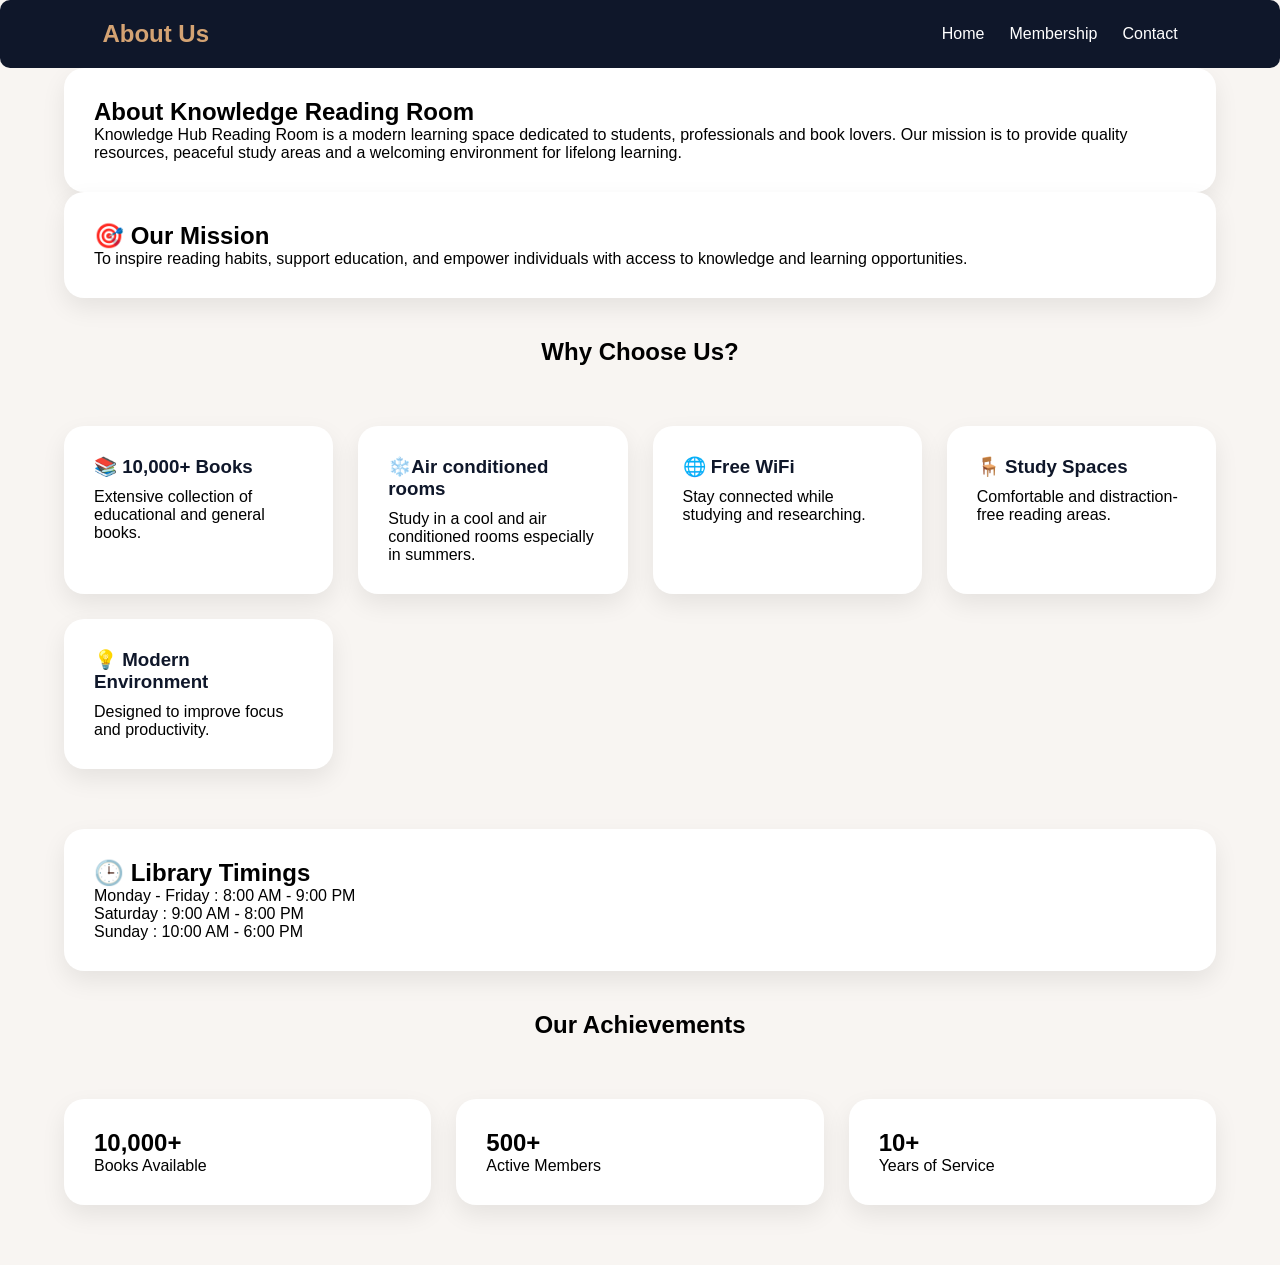
<file: About.html>
<!DOCTYPE html>
<html lang="en">
<head>
    <meta charset="UTF-8">
    <meta name="viewport" content="width=device-width, initial-scale=1.0">
    <title>About Us</title>
    <link rel="stylesheet" href="style.css">
</head>
<body>

<nav class="navbar">
    <div class="logo">About Us</div>

    <ul class="nav-links">
        <li><a href="index.html">Home</a></li>  
        <li><a href="membership.html">Membership</a></li>
        <li><a href="contact.html">Contact</a></li>
    </ul>
</nav>

<section class="container">

    <div class="card">
        <h1>About Knowledge Reading Room</h1>

        <p>
            Knowledge Hub Reading Room is a modern learning space
            dedicated to students, professionals and book lovers.
            Our mission is to provide quality resources,
            peaceful study areas and a welcoming environment
            for lifelong learning.
        </p>
    </div>

    <div class="card">
        <h2>🎯 Our Mission</h2>

        <p>
            To inspire reading habits, support education,
            and empower individuals with access to knowledge
            and learning opportunities.
        </p>
    </div>

    <h2 style="text-align:center;margin:40px 0;">
        Why Choose Us?
    </h2>

    <div class="grid">

        <div class="card">
            <h3>📚 10,000+ Books</h3>
            <p>Extensive collection of educational and general books.</p>
        </div>
        <div class="card">
            <h3>❄️Air conditioned rooms</h3>
            <p>Study in a cool and air conditioned rooms especially in summers.</p>

        </div>

        <div class="card">
            <h3>🌐 Free WiFi</h3>
            <p>Stay connected while studying and researching.</p>
        </div>

        <div class="card">
            <h3>🪑 Study Spaces</h3>
            <p>Comfortable and distraction-free reading areas.</p>
        </div>

        <div class="card">
            <h3>💡 Modern Environment</h3>
            <p>Designed to improve focus and productivity.</p>
        </div>

    </div>

    <div class="card">
        <h2>🕒 Library Timings</h2>

        <p>Monday - Friday : 8:00 AM - 9:00 PM</p>
        <p>Saturday : 9:00 AM - 8:00 PM</p>
        <p>Sunday : 10:00 AM - 6:00 PM</p>
    </div>

    <h2 style="text-align:center;margin:40px 0;">
        Our Achievements
    </h2>

    <div class="grid">

        <div class="card">
            <h2>10,000+</h2>
            <p>Books Available</p>
        </div>

        <div class="card">
            <h2>500+</h2>
            <p>Active Members</p>
        </div>

        <div class="card">
            <h2>10+</h2>
            <p>Years of Service</p>
        </div>

    </div>

</section>

</body>
</html>
</file>
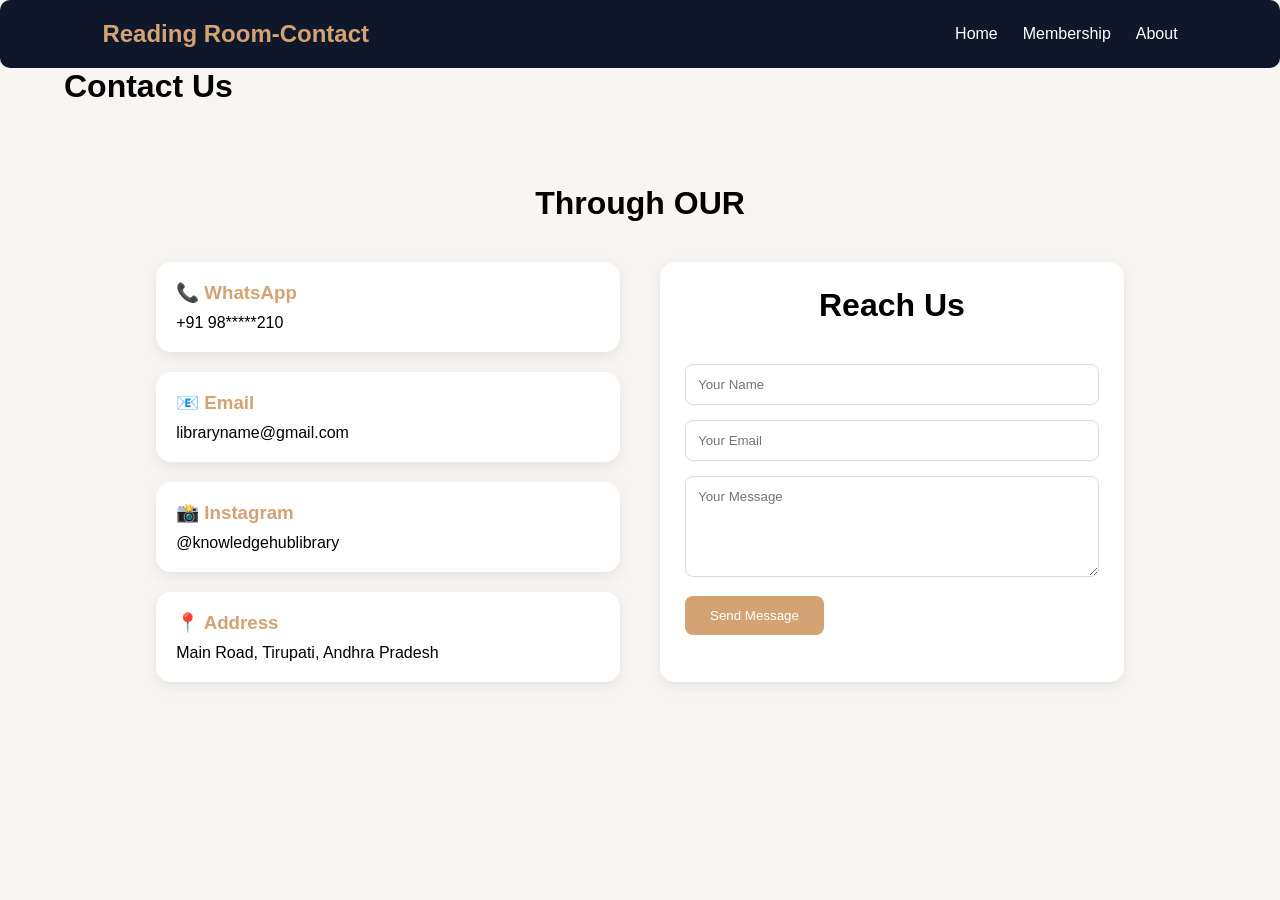
<file: contact.html>
<!DOCTYPE html>
<html>
<head>
<title>Contact</title>
<link rel="stylesheet" href="style.css">
</head>
<body>

<nav class="navbar">
    <div class="logo">Reading Room-Contact</div>
 <ul class="nav-links">
        <li><a href="index.html">Home</a></li>  
        <li><a href="membership.html">Membership</a></li>
        <li><a href="About.html">About</a></li>
    </ul>

</nav>

<div class="container">
<h1>Contact Us</h1>


<section class="contact-section">

    <h2>Through OUR</h2>

    <div class="contact-container">

        <div class="contact-info">

            <div class="contact-card">
                <h3>📞 WhatsApp</h3>
                <p>+91 98*****210</p>
            </div>

            <div class="contact-card">
                <h3>📧 Email</h3>
                <p>libraryname@gmail.com</p>
            </div>

            <div class="contact-card">
                <h3>📸 Instagram</h3>
                <p>@knowledgehublibrary</p>
            </div>

            <div class="contact-card">
                <h3>📍 Address</h3>
                <p>Main Road, Tirupati, Andhra Pradesh</p>
            </div>

        </div>
        
        <form class="contact-form">
            <h2>Reach Us</h2>
            <input type="text" placeholder="Your Name">

            <input type="email" placeholder="Your Email">

            <textarea rows="5" placeholder="Your Message"></textarea>

            <button type="submit">Send Message</button>

        </form>

    </div>

</section>
</div>

</body>
</html>
</file>
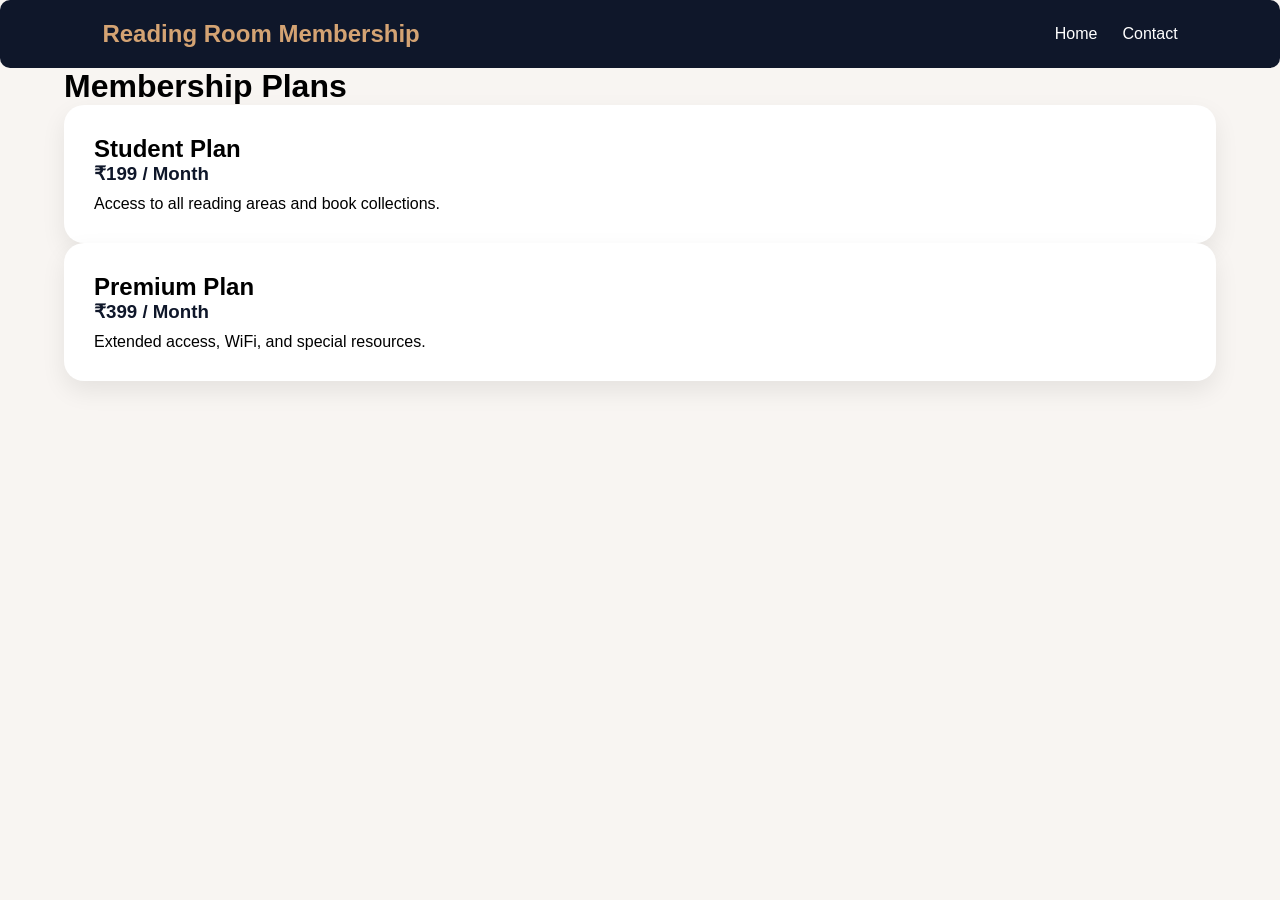
<file: membership.html>
<!DOCTYPE html>
<html>
<head>
<title>Membership</title>
<link rel="stylesheet" href="style.css">
</head>
<body>

<nav class="navbar">
    <div class="logo">Reading Room Membership</div>  
<ul class="nav-links">
        <li><a href="index.html">Home</a></li>  
        <li><a href="contact.html">Contact</a></li>
    </ul>
</nav>

<div class="container">
<h1>Membership Plans</h1>

<div class="card">
<h2>Student Plan</h2>
<h3>₹199 / Month</h3>
<p>Access to all reading areas and book collections.</p>
</div>

<div class="card">
<h2>Premium Plan</h2>
<h3>₹399 / Month</h3>
<p>Extended access, WiFi, and special resources.</p>
</div>
</div>

</body>
</html>
</file>
<file: style.css>
/* Base & Reset */
* {
    margin: 0;
    padding: 0;
    box-sizing: border-box;
    font-family: 'Poppins', sans-serif;
}

body {
    background: #f8f5f2;
}

/* Navbar */
.navbar {
    display: flex;
    justify-content: space-between;
    align-items: center;
    padding: 20px 8%;
    background: #0f172a;
    position: sticky;
    top: 0;
    z-index: 100;
    border-radius: 10px;
}

.logo {
    color: #d4a373;
    font-size: 1.5rem;
    font-weight: 700;
}

.nav-links {
    display: flex;
    list-style: none;
}

.nav-links li {
    margin-left: 25px;
}

.nav-links a {
    color: white;
    text-decoration: none;
    transition: .3s;
}

.nav-links a:hover {
    color: #d4a373;
}

/* Hero */
.hero {
    min-height: 90vh;
    display: flex;
    align-items: center;
    justify-content: space-between;
    padding: 50px 8%;
}

.hero-content {
    flex: 1;
}

.hero-content h1 {
    font-size: 4rem;
    color: #0f172a;
    line-height: 1.2;
}

.hero-content p {
    margin: 25px 0;
    font-size: 1.1rem;
    color: #475569;
    max-width: 500px;
}

.hero-image {
    flex: 1;
    display: flex;
    justify-content: flex-end;
    padding-left: 50px;
}

.btn {
    display: inline-block;
    background: #d4a373;
    color: white;
    text-decoration: none;
    padding: 14px 30px;
    border-radius: 50px;
    transition: .3s;
}

.btn:hover {
    transform: translateY(-3px);
}

.hero-image img {
    width: 450px;
    height: 450px;
    object-fit: cover;
    border-radius: 50%;
    border: 8px solid #d4a373;
    box-shadow: 0 10px 30px rgba(0, 0, 0, .15);
}

/* Features Section */
.container {
    width: 90%;
    max-width: 1200px;
    margin: auto;
}

.grid {
    display: grid;
    grid-template-columns: repeat(auto-fit, minmax(250px, 1fr));
    gap: 25px;
    margin: 60px 0;
}

.card {
    background: white;
    padding: 30px;
    border-radius: 20px;
    box-shadow: 0 10px 25px rgba(0, 0, 0, .08);
    transition: .3s;
}

.card:hover {
    transform: translateY(-10px);
}

.card h3 {
    color: #0f172a;
    margin-bottom: 10px;
}

/* Testimonials */
.testimonials {
    padding: 80px 8%;
    background: #f8f5f2;
}

.testimonials h2 {
    text-align: center;
    font-size: 2.2rem;
    color: #0f172a;
    margin-bottom: 50px;
}

.review-grid {
    display: grid;
    grid-template-columns: repeat(auto-fit, minmax(300px, 1fr));
    gap: 25px;
}

.review-card {
    background: white;
    padding: 30px;
    border-radius: 20px;
    text-align: center;
    box-shadow: 0 10px 25px rgba(0, 0, 0, .08);
    transition: .3s;
}

.review-card:hover {
    transform: translateY(-8px);
}

.stars {
    font-size: 1.3rem;
    margin-bottom: 15px;
}

.review-card p {
    color: #475569;
    line-height: 1.8;
    margin-bottom: 20px;
}

.review-card h4 {
    color: #0f172a;
}

.review-card span {
    color: #64748b;
    font-size: .9rem;
}

.features {
    width: 90%;
    max-width: 1200px;
    margin: 80px auto;
}

.feature {
    display: flex;
    justify-content: space-between;
    align-items: center;
    background: white;
    border-radius: 25px;
    padding: 40px;
    margin-bottom: 40px;
    box-shadow: 0 10px 25px rgba(0, 0, 0, .08);
}

.reverse {
    flex-direction: row-reverse;
}

.circle-img img {
    width: 250px;
    height: 250px;
    object-fit: cover;
    border-radius: 50%;
    border: 6px solid #d4a373;
    box-shadow: 0 5px 20px rgba(0, 0, 0, .15);
}

.feature-text {
    width: 55%;
}

.feature-text h2 {
    font-size: 2rem;
    margin-bottom: 15px;
    color: #0f172a;
}

.feature-text p {
    color: #475569;
    line-height: 1.8;
}

/* Contact Section */
.contact-section {
    padding: 80px 8%;
}

.contact-section h2 {
    text-align: center;
    margin-bottom: 40px;
    font-size: 2rem;
}

.contact-container {
    display: grid;
    grid-template-columns: 1fr 1fr;
    gap: 40px;
}

.contact-info {
    display: flex;
    flex-direction: column;
    gap: 20px;
}

.contact-card {
    background: white;
    padding: 20px;
    border-radius: 15px;
    box-shadow: 0 5px 15px rgba(0, 0, 0, .08);
}

.contact-card h3 {
    color: #d4a373;
    margin-bottom: 10px;
}

.contact-form {
    background: white;
    padding: 25px;
    border-radius: 15px;
    box-shadow: 0 5px 15px rgba(0, 0, 0, .08);
}

.contact-form input,
.contact-form textarea {
    width: 100%;
    padding: 12px;
    margin-bottom: 15px;
    border: 1px solid #ddd;
    border-radius: 8px;
}

.contact-form button {
    background: #d4a373;
    color: white;
    border: none;
    padding: 12px 25px;
    border-radius: 8px;
    cursor: pointer;
}

/* ========== ENHANCED MOBILE RESPONSIVE (768px and below) ========== */
@media (max-width: 768px) {
    /* Navbar - Stack vertically */
    .navbar {
        flex-direction: column;
        gap: 15px;
        padding: 15px 5%;
        border-radius: 0 0 20px 20px;
    }

    .logo {
        font-size: 1.8rem;
    }

    .nav-links {
        flex-wrap: wrap;
        justify-content: center;
        gap: 12px 18px;
    }

    .nav-links li {
        margin-left: 0;
    }

    .nav-links a {
        font-size: 0.95rem;
        padding: 5px 0;
    }

    /* Hero Section - Column layout */
    .hero {
        flex-direction: column;
        padding: 40px 5%;
        text-align: center;
        min-height: auto;
        gap: 40px;
    }

    .hero-content {
        width: 100%;
    }

    .hero-content h1 {
        font-size: 2.5rem;
    }

    .hero-content p {
        margin: 20px auto;
        font-size: 1rem;
        max-width: 100%;
    }

    .hero-image {
        justify-content: center;
        padding-left: 0;
        width: 100%;
    }

    .hero-image img {
        width: 280px;
        height: 280px;
        border-width: 6px;
    }

    /* Features Grid */
    .grid {
        grid-template-columns: 1fr;
        gap: 20px;
        margin: 40px 0;
    }

    .card {
        padding: 25px;
        text-align: center;
    }

    /* Feature Blocks - Stack vertically */
    .feature {
        flex-direction: column;
        text-align: center;
        padding: 30px 20px;
        margin-bottom: 30px;
    }

    .reverse {
        flex-direction: column;
    }

    .feature-text {
        width: 100%;
        margin-top: 20px;
    }

    .feature-text h2 {
        font-size: 1.6rem;
    }

    .feature-text p {
        font-size: 0.95rem;
    }

    .circle-img img {
        width: 160px;
        height: 160px;
    }

    /* Testimonials */
    .testimonials {
        padding: 50px 5%;
    }

    .testimonials h2 {
        font-size: 1.8rem;
        margin-bottom: 30px;
    }

    .review-grid {
        grid-template-columns: 1fr;
        gap: 20px;
    }

    .review-card {
        padding: 20px;
    }

    .stars {
        font-size: 1.1rem;
    }

    .review-card p {
        font-size: 0.9rem;
    }

    /* Contact Section */
    .contact-section {
        padding: 50px 5%;
    }

    .contact-section h2 {
        font-size: 1.8rem;
        margin-bottom: 30px;
    }

    .contact-container {
        grid-template-columns: 1fr;
        gap: 30px;
    }

    .contact-card {
        text-align: center;
    }

    .contact-form {
        padding: 20px;
    }

    .contact-form input,
    .contact-form textarea {
        padding: 10px;
        font-size: 0.9rem;
    }

    .contact-form button {
        width: 100%;
        padding: 12px;
        font-size: 1rem;
    }

    /* Container adjustments */
    .container {
        width: 95%;
    }

    .features {
        width: 95%;
        margin: 50px auto;
    }
}

/* ========== EXTRA SMALL DEVICES (480px and below) ========== */
@media (max-width: 480px) {
    /* Navbar */
    .navbar {
        padding: 12px 4%;
    }

    .logo {
        font-size: 1.5rem;
    }

    .nav-links {
        gap: 10px 14px;
    }

    .nav-links a {
        font-size: 0.85rem;
    }

    /* Hero */
    .hero-content h1 {
        font-size: 2rem;
    }

    .hero-content p {
        font-size: 0.9rem;
    }

    .btn {
        padding: 12px 24px;
        font-size: 0.9rem;
    }

    .hero-image img {
        width: 220px;
        height: 220px;
        border-width: 5px;
    }

    /* Feature Text */
    .feature-text h2 {
        font-size: 1.4rem;
    }

    .feature-text p {
        font-size: 0.9rem;
    }

    .circle-img img {
        width: 130px;
        height: 130px;
    }

    /* Cards */
    .card {
        padding: 20px;
    }

    .card h3 {
        font-size: 1.2rem;
    }

    /* Testimonials */
    .testimonials h2 {
        font-size: 1.5rem;
    }

    .review-card {
        padding: 18px;
    }

    /* Contact */
    .contact-section h2 {
        font-size: 1.5rem;
    }

    .contact-card h3 {
        font-size: 1.1rem;
    }

    .contact-card p {
        font-size: 0.85rem;
    }
}

/* ========== LANDSCAPE MODE FIXES ========== */
@media (max-width: 768px) and (orientation: landscape) {
    .hero {
        min-height: auto;
        padding: 30px 5%;
    }

    .hero-image img {
        width: 200px;
        height: 200px;
    }

    .feature {
        padding: 20px;
    }

    .circle-img img {
        width: 120px;
        height: 120px;
    }
}
</file>
